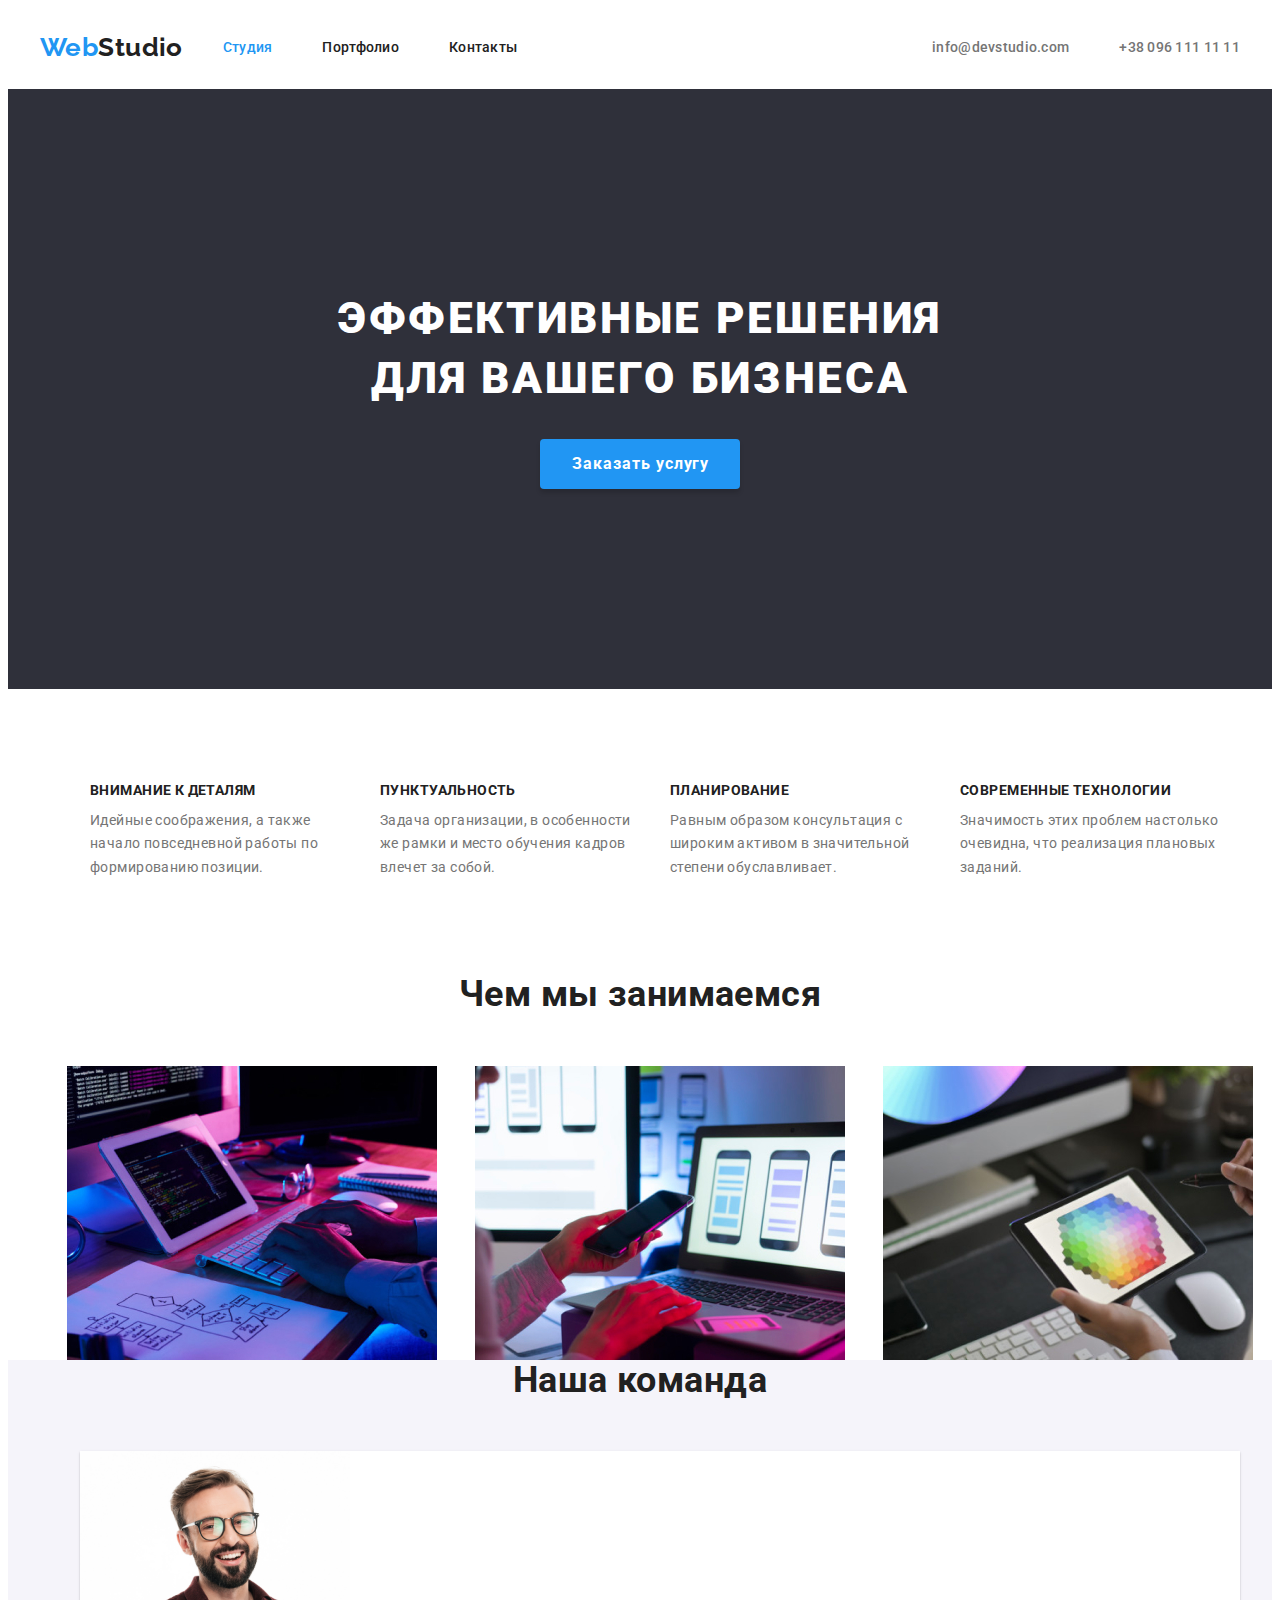
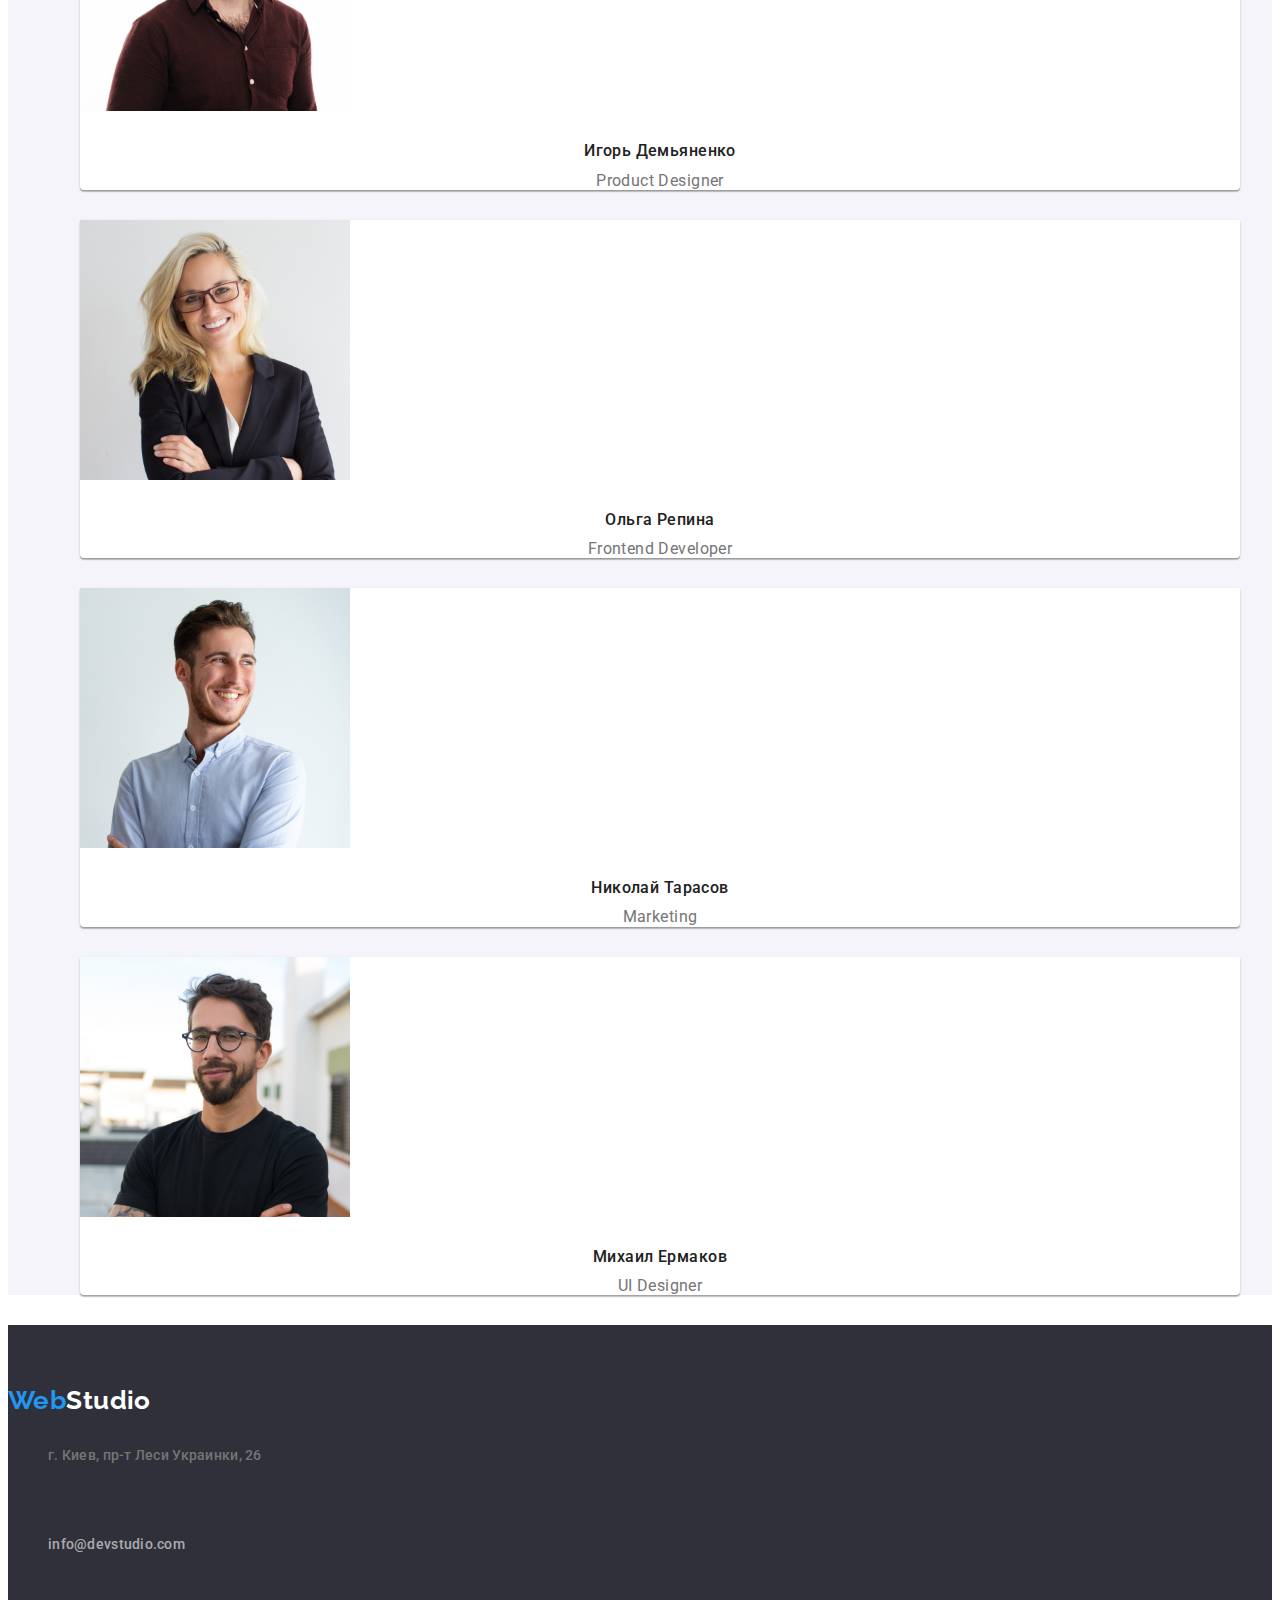
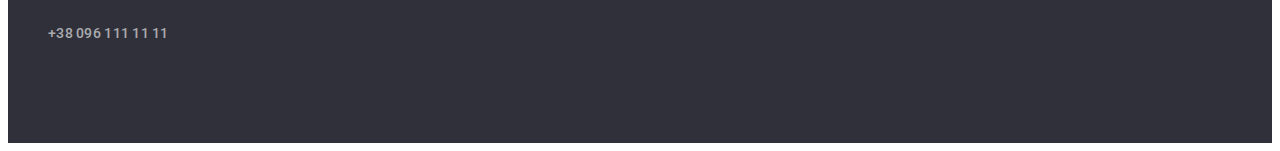
<file: index.html>
<!DOCTYPE html>
<html lang="ru">
  <head>
    <meta charset="UTF-8" />
    <meta http-equiv="X-UA-Compatible" content="IE=edge" />
    <meta name="viewport" content="width=device-width, initial-scale=1.0" />
    <link rel="preconnect" href="https://fonts.googleapis.com" />
    <link rel="preconnect" href="https://fonts.gstatic.com" crossorigin />

    <link
      href="https://fonts.googleapis.com/css2?family=Raleway:wght@700&family=Roboto:wght@400;500;700;900&display=swap"
      rel="stylesheet"
    />

    <link rel="stylesheet" href="./css/styles.css" />
    <title>WebStudio</title>
  </head>

  <body>
    <!--header -->
    <header class="header">
      <div class="container main-nav">
        <nav class="header-nav">
          <a href="./index.html" class="header-logo"><span class="header-span">Web</span>Studio</a>
          <ul class="navigation">
            <li class="navigation-list"><a href="./index.html" class="current">Студия</a></li>
            <li class="navigation-list"><a href="./portfolio.html">Портфолио</a></li>
            <li class="navigation-list"><a href="./index.html">Контакты</a></li>
          </ul>
        </nav>
        <ul class="contacts">
          <li class="contacts-list">
            <a href="mailto:info@devstudio.com" class="contacts-info">info@devstudio.com</a>
          </li>
          <li class="contacts-list">
            <a href="tel:+380961111111" class="contacts-info">+38 096 111 11 11</a>
          </li>
        </ul>
      </div>
    </header>
    <!-- main -->
    <main>
      <section class="hero section">
        <div class="container">
          <h1 class="hero-title">Эффективные решения для вашего бизнеса</h1>
          <button type="button" class="button-hero">Заказать услугу</button>
        </div>
      </section>

      <!-- about -->
      <section class="section">
        <div class="container">
          <h2 hidden class="h2-hidden">About our Studio</h2>
          <ul class="info">
            <li>
              <h3>Внимание к деталям</h3>
              <p>
                Идейные соображения, а также начало повседневной работы по формированию позиции.
              </p>
            </li>
            <li>
              <h3>Пунктуальность</h3>
              <p>
                Задача организации, в особенности же рамки и место обучения кадров влечет за собой.
              </p>
            </li>
            <li>
              <h3>Планирование</h3>
              <p>
                Равным образом консультация с широким активом в значительной степени обуславливает.
              </p>
            </li>
            <li>
              <h3>Современные технологии</h3>
              <p>Значимость этих проблем настолько очевидна, что реализация плановых заданий.</p>
            </li>
          </ul>
        </div>
      </section>

      <!-- Our work -->
      <section class="work">
        <div class="container"></div>
        <h2 class="section-title">Чем мы занимаемся</h2>
        <ul class="about">
          <li>
            <img
              src="./images/Our work/work.jpg"
              alt="Рабочий стол программиста"
              width="370"
              height="294"
            />
          </li>
          <li>
            <img
              src="./images/Our work/work_2.jpg"
              alt="Создание дизайна"
              width="370"
              height="294"
            />
          </li>
          <li>
            <img src="./images/Our work/work_3.jpg" alt="Рабочий стол" width="370" height="294" />
          </li>
        </ul>
      </section>

      <!-- team -->
      <section class="team">
        <div class="container">
          <h2 class="section-title">Наша команда</h2>
          <ul class="team-list">
            <li>
              <img src="./images/Team/man_brown.jpg" alt="Игорь" width="270" height="260" />
              <h3 class="team-title">Игорь Демьяненко</h3>
              <p class="team-description">Product Designer</p>
            </li>
            <li>
              <img src="./images/Team/woman.jpg" alt="Ольга" width="270" height="260" />
              <h3 class="team-title">Ольга Репина</h3>
              <p class="team-description">Frontend Developer</p>
            </li>
            <li>
              <img src="./images/Team/man_blue.jpg" alt="Николай" width="270" height="260" />
              <h3 class="team-title">Николай Тарасов</h3>
              <p class="team-description">Marketing</p>
            </li>
            <li>
              <img src="./images/Team/man_black.jpg" alt="Михаил" width="270" height="260" />
              <h3 class="team-title">Михаил Ермаков</h3>
              <p class="team-description">UI Designer</p>
            </li>
          </ul>
        </div>
      </section>
    </main>

    <!-- footer -->
    <footer id="footer" class="footer-section">
      <div class="container"></div>
      <a href="./index.html" class="footer-logo"><span class="footer-span">Web</span>Studio</a>
      <address>
        <ul class="contacts footer-list">
          <li>
            <a
              href="https://goo.gl/maps/piqngm7oDQpEDh6u6"
              class="adress"
              target="_blank"
              rel="noopener nofollow noreferrer"
              >г. Киев, пр-т Леси Украинки, 26</a
            >
          </li>
          <li class="info-footer">
            <a href="mailto:info@devstudio.com" class="contacts-info"> info@devstudio.com</a>
          </li>
          <li class="info-footer">
            <a href="tel:+380961111111" class="contacts-info"> +38 096 111 11 11</a>
          </li>
        </ul>
      </address>
    </footer>
  </body>
</html>
</file>
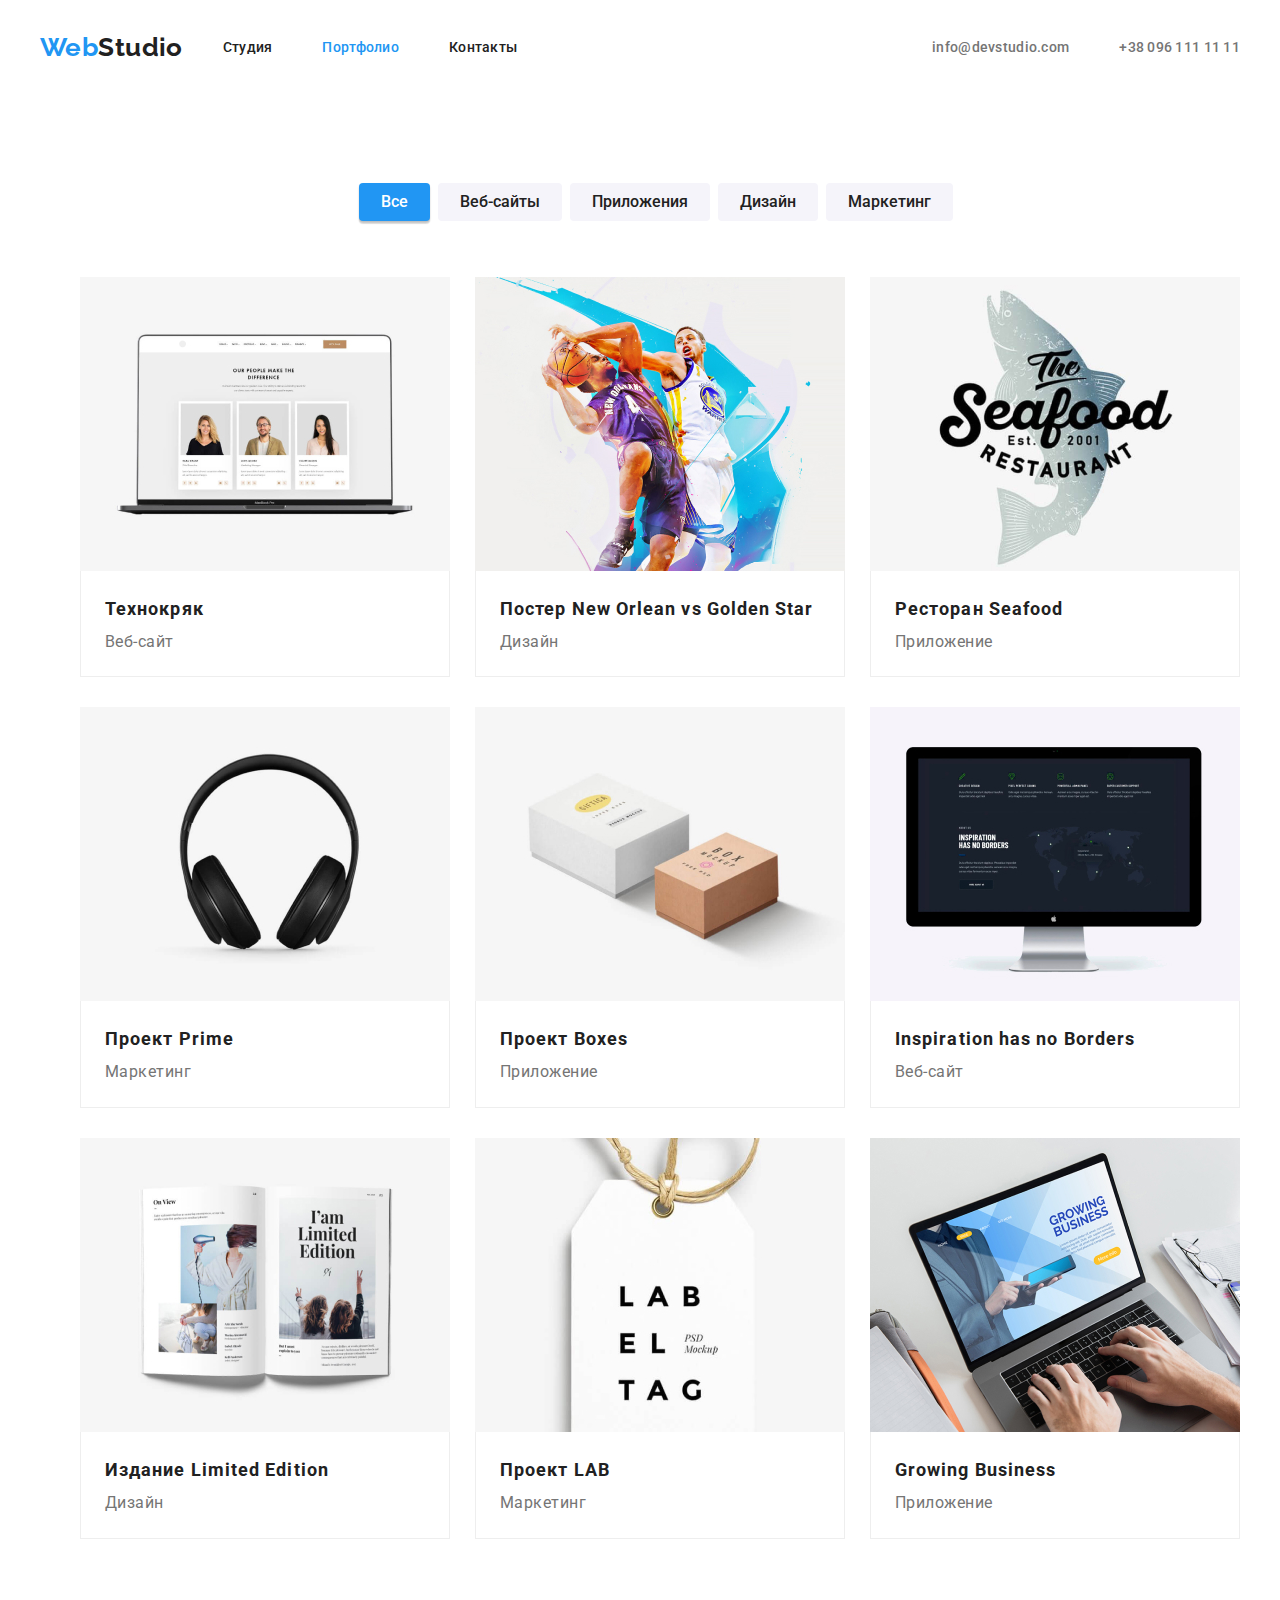
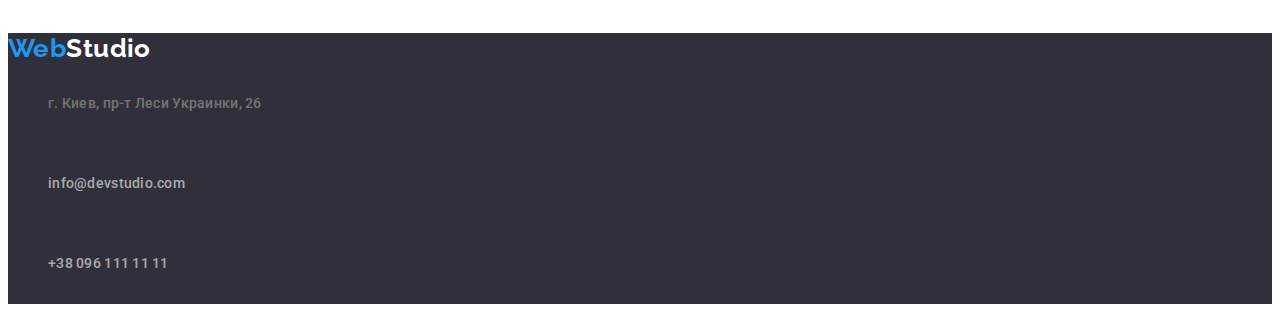
<file: portfolio.html>
<!DOCTYPE html>
<html lang="ru">
  <head>
    <meta charset="UTF-8" />
    <meta http-equiv="X-UA-Compatible" content="IE=edge" />
    <meta name="viewport" content="width=device-width, initial-scale=1.0" />
    <link rel="preconnect" href="https://fonts.googleapis.com" />
    <link rel="preconnect" href="https://fonts.gstatic.com" crossorigin />
    <link
      href="https://fonts.googleapis.com/css2?family=Raleway:wght@700&family=Roboto:wght@400;500;700;900&display=swap"
      rel="stylesheet"
    />

    <link rel="stylesheet" href="./css/styles.css" />
    <title>Portfolio</title>
  </head>
  <body>
    <!-- Header -->
    <header class="header">
      <div class="container main-nav">
        <nav class="header-nav">
          <a href="./index.html" class="header-logo"><span class="header-span">Web</span>Studio</a>
          <ul class="navigation">
            <li class="navigation-list"><a href="./index.html">Студия</a></li>
            <li class="navigation-list">
              <a href="./portfolio.html" class="current">Портфолио</a>
            </li>
            <li class="navigation-list"><a href="./index.html">Контакты</a></li>
          </ul>
        </nav>
        <ul class="contacts">
          <li class="contacts-list">
            <a href="mailto:info@devstudio.com" class="contacts-info">info@devstudio.com</a>
          </li>
          <li class="contacts-list">
            <a href="tel:+380961111111" class="contacts-info">+38 096 111 11 11</a>
          </li>
        </ul>
      </div>
    </header>

    <!-- Main -->
    <main>
      <section class="section">
        <div class="container">
          <h1 hidden class="h1-hidden">Фильтры</h1>
          <ul class="buttons-filter">
            <li>
              <button type="button" class="current">Все</button>
            </li>
            <li>
              <button type="button">Веб-сайты</button>
            </li>
            <li>
              <button type="button">Приложения</button>
            </li>
            <li>
              <button type="button">Дизайн</button>
            </li>
            <li>
              <button type="button">Маркетинг</button>
            </li>
          </ul>
          <ul class="portfolio">
            <li>
              <img src="./images/Category/img.jpg" alt="Ноутбук" width="370" height="294" />
              <div class="portfolio-border">
                <h3 class="portfolio-title">Технокряк</h3>
                <p class="portfolio-description">Веб-сайт</p>
              </div>
            </li>
            <li>
              <img src="./images/Category/img_2.jpg" alt="Игроки NBA" width="370" height="294" />
              <div class="portfolio-border">
                <h3 class="portfolio-title">Постер New Orlean vs Golden Star</h3>
                <p class="portfolio-description">Дизайн</p>
              </div>
            </li>
            <li>
              <img src="./images/Category/img_3.jpg" alt="Логотип" width="370" height="294" />
              <div class="portfolio-border">
                <h3 class="portfolio-title">Ресторан Seafood</h3>
                <p class="portfolio-description">Приложение</p>
              </div>
            </li>
            <li>
              <img src="./images/Category/img_4.jpg" alt="Наушники" width="370" height="294" />
              <div class="portfolio-border">
                <h3 class="portfolio-title">Проект Prime</h3>
                <p class="portfolio-description">Маркетинг</p>
              </div>
            </li>
            <li>
              <img src="./images/Category/img_5.jpg" alt="Коробки" width="370" height="294" />
              <div class="portfolio-border">
                <h3 class="portfolio-title">Проект Boxes</h3>
                <p class="portfolio-description">Приложение</p>
              </div>
            </li>
            <li>
              <img src="./images/Category/img_6.jpg" alt="Монитор" width="370" height="294" />
              <div class="portfolio-border">
                <h3 class="portfolio-title">Inspiration has no Borders</h3>
                <p class="portfolio-description">Веб-сайт</p>
              </div>
            </li>
            <li>
              <img src="./images/Category/img_7.jpg" alt="Книги" width="370" height="294" />
              <div class="portfolio-border">
                <h3 class="portfolio-title">Издание Limited Edition</h3>
                <p class="portfolio-description">Дизайн</p>
              </div>
            </li>
            <li>
              <img src="./images/Category/img_8.jpg" alt="Визитка" width="370" height="294" />
              <div class="portfolio-border">
                <h3 class="portfolio-title">Проект LAB</h3>
                <p class="portfolio-description">Маркетинг</p>
              </div>
            </li>
            <li>
              <img src="./images/Category/img_9.jpg" alt="Рабочий стол" width="370" height="294" />
              <div class="portfolio-border">
                <h3 class="portfolio-title">Growing Business</h3>
                <p class="portfolio-description">Приложение</p>
              </div>
            </li>
          </ul>
        </div>
      </section>
    </main>

    <footer id="footer">
      <a href="./index.html" class="footer-logo"><span class="footer-span">Web</span>Studio</a>
      <address>
        <ul class="contacts">
          <li>
            <a
              href="https://goo.gl/maps/piqngm7oDQpEDh6u6"
              class="adress"
              target="_blank"
              rel="noopener nofollow noreferrer"
              >г. Киев, пр-т Леси Украинки, 26</a
            >
          </li>
          <li class="info_footer">
            <a href="mailto:info@devstudio.com" class="contacts-info"> info@devstudio.com</a>
          </li>
          <li class="info_footer">
            <a href="tel:+380961111111" class="contacts-info"> +38 096 111 11 11</a>
          </li>
        </ul>
      </address>
    </footer>
  </body>
</html>
</file>
<file: css/styles.css>
:root {
  --black: #212121;
  --blue: #2196f3;
  --white: #fff;
  --grey: #757575;
  --primary-font: 'Roboto', sans-serif;
  --secondry-font: 'Verdana', sans-serif;
}

body {
  font-size: 14px;
  font-family: 'Roboto', sans-serif;
  letter-spacing: 0.03em;
  color: var(--black);
  background-color: var(--white);
}
button {
  cursor: pointer;
}

ul {
  list-style-type: none;
}

h1,
h2,
h3,
h4,
h5,
h6,
p,
ul {
  margin: 0;
}

a {
  text-decoration: none;
  padding-left: 0;
  margin: 0;
}

.container {
  width: 1200px;
  padding-left: 15px;
  padding-right: 15px;
  margin-left: auto;
  margin-right: auto;
}

img {
  display: block;
  margin: 0;
  padding: 0;
}

.navigation .current {
  color: var(--blue);
}
.header-logo {
  font-family: 'Raleway';
  font-weight: 700;
  font-size: 26px;
  line-height: 1.2;
  color: var(--black);
}

.footer-logo {
  font-family: 'Raleway';
  font-weight: 700;
  font-size: 26px;
  line-height: 1.2;
  color: var(--white);
}

.header-span {
  color: var(--blue);
}

.footer-span {
  color: var(--blue);
}

/* Navigation */

.navigation > li > a {
  color: var(--black);
  font-weight: 500;
  line-height: 1.14;
  letter-spacing: 0.02em;
  padding-top: 32px;
  padding-bottom: 32px;
  display: block;
}

.navigation > li > a:hover,
.navigation > li > a:focus {
  color: var(--blue);
}

.navigation {
  display: flex;
}

.main-nav {
  display: flex;
  border-bottom: 1px solid transparent;
}

.header-nav {
  display: flex;
  align-items: center;
}
.navigation .navigation-list {
  margin-right: 50px;
}

.navigation .navigation-list:last-child {
  margin-right: 0;
}

/* Contacts */
.contacts {
  display: flex;
  margin-left: auto;
}

.contacts .contacts-list + .contacts-list {
  margin-left: 50px;
}
.contacts > li > a {
  font-weight: 500;
  line-height: 1.14;
  letter-spacing: 0.02em;
  font-style: normal;
  padding-top: 32px;
  padding-bottom: 32px;
  display: block;

  color: var(--grey);
}

header .contacts .contacts-info {
  color: #757575;
}

header .contacts > li > a:hover,
header .contacts > li > a:focus {
  color: var(--blue);
}

footer .contacts .contacts-info {
  color: rgba(255, 255, 255, 0.6);
}

footer .contacts > li > a:hover,
footer .contacts > li > a:focus {
  color: var(--blue);
}

.adress {
  line-height: 1.7;
  color: var(--white);
}

.contacts > li > a:hover,
.contacts > li > a:focus {
  color: var(--white);
}

header {
  background: var(--white);
}

/* Hero */

.section {
  padding-top: 94px;
  padding-bottom: 94px;
}

.section:nth-child(3) {
  padding-top: 0px;
}

.hero.section {
  background: #2f303a;
  padding-top: 200px;
  padding-bottom: 200px;
}

.hero-title {
  font-weight: 900;
  font-size: 44px;
  line-height: 1.36;
  letter-spacing: 0.06em;
  text-transform: uppercase;

  width: 696px;
  text-align: center;
  margin: 0px auto 30px auto;
  color: var(--white);
}
.h1-hidden {
  visibility: hidden;
}

.h2-hidden {
  visibility: hidden;
}

.button-hero {
  display: block;
  min-width: 200px;
  margin-left: auto;
  margin-right: auto;
  padding: 10px 32px;
  white-space: nowrap;
  color: var(--white);
  width: 200px;
  height: 50px;
  font-size: 16px;
  line-height: 1.87;
  letter-spacing: 0.06em;

  background: var(--blue);
  box-shadow: 0px 4px 4px rgba(0, 0, 0, 0.15);
  border: none;
  border-radius: 4px;
  font-family: 'Roboto', sans-serif;
  font-weight: 700;
  align-items: center;
  text-align: center;
}

.button-hero:hover,
.button-hero:focus {
  background: #188ce8;
}

/* .button-text {
  font-weight: 700;
  font-size: 16px;
  line-height: 1.9;
  align-items: center;
  text-align: center;
  letter-spacing: 0.06em;
  color: var(--white);
} */

/* Benefits */

.info {
  display: flex;
  justify-content: space-around;
}
.info > li > h3 {
  font-size: 14px;
  line-height: 1.14;
  text-transform: uppercase;
  color: var(--black);
  margin-bottom: 10px;
  width: 270px;
}
.info > li > p {
  line-height: 1.7;
  color: var(--grey);
  width: 270px;
}

/* Our Work */

.section-title {
  font-size: 36px;
  line-height: 1.16;
  color: var(--black);
  text-align: center;
  margin-bottom: 50px;
}

.about {
  display: flex;
  justify-content: space-around;
}

/* Tean */

.team {
  background: #f5f4fa;
}

.team-list > li {
  box-shadow: 0px 1px 3px rgba(0, 0, 0, 0.12), 0px 1px 1px rgba(0, 0, 0, 0.14),
    0px 2px 1px rgba(0, 0, 0, 0.2);
  border-radius: 0px 0px 4px 4px;
  background: #ffffff;
}

.team-list > li > h3 {
  font-size: 16px;
  font-weight: 500;
  line-height: 1.2;
  color: inherit;
  text-align: center;
  margin-top: 30px;
  margin-bottom: 10px;
}

.team-list > li > p {
  font-size: 16px;
  line-height: 1.2;
  color: var(--grey);
  text-align: center;
  margin-bottom: 30px;
}

/* Footer */

#footer {
  background: #2f303a;
}

#footer .contacts {
  display: block;
}

.adress {
  font-weight: 400;
  line-height: 1.7;
  color: var(--white);
  letter-spacing: 0.03em;
  font-style: normal;
}

#footer .footer-logo {
  margin-bottom: 20px;
}
.footer-list {
  color: rgba(255, 255, 255, 0.6);
  font-size: 14px;
  font-weight: 400;
  line-height: 1.71;
  letter-spacing: 0.03em;
  font-style: normal;
  display: block;
}
.footer-list > li > a {
  margin-bottom: 9px;
}

.footer-list li:last-child {
  margin-bottom: 0;
}

.footer-section {
  padding-top: 60px;
  padding-bottom: 60px;
}

.buttons-filter > li > button {
  font-family: inherit;
  font-size: 16px;
  font-weight: 500;
  line-height: 1.6;
  text-align: center;
  color: var(--black);
  background: #f5f4fa;
  border-radius: 4px;
  font-family: inherit;
  border: none;
  margin-right: 8px;
  margin-bottom: 56px;
  padding: 6px 22px;
}

.buttom-filter:last-child button {
  margin-right: 0;
}

.buttons-filter > li > button:hover,
.buttons-filter > li > button:focus {
  color: var(--white);
  background: var(--blue);
  box-shadow: 0px 3px 1px rgba(0, 0, 0, 0.1), 0px 1px 2px rgba(0, 0, 0, 0.08),
    0px 2px 2px rgba(0, 0, 0, 0.12);
}

.buttons-filter {
  display: flex;
  justify-content: center;
}
.buttons-filter .current {
  color: var(--white);
  background: var(--blue);
  box-shadow: 0px 3px 1px rgba(0, 0, 0, 0.1), 0px 1px 2px rgba(0, 0, 0, 0.08),
    0px 2px 2px rgba(0, 0, 0, 0.12);
}
a {
  text-decoration: none;
}

.portfolio > li > a > h2 {
  font-size: 18px;
  line-height: 2;
  letter-spacing: 0.06em;
  color: inherit;
  margin-bottom: 4px;
}

/* .portfolio > li > p {
  font-size: 16px;
  line-height: 1.8;
  letter-spacing: 0.03em;
  color: var(--grey);
} */

.portfolio-title {
  font-size: 18px;
  line-height: 2;
  letter-spacing: 0.06em;
  color: var(--black);
}

.portfolio-border {
  border: 1px solid #eeeeee;
  border-top: 0;
  padding: 20px 24px 20px 24px;
}

.portfolio > li {
  margin-bottom: 30px;
}

.portfolio > li:nth-last-child(-n + 3) {
  margin-bottom: 0;
}
.portfolio-description {
  font-size: 16px;
  line-height: 1.87;
  letter-spacing: 0.03em;
  color: var(--grey);
}

button {
  cursor: pointer;
}

ul {
  list-style-type: none;
}

.portfolio {
  display: flex;
  flex-wrap: wrap;
  justify-content: space-between;
}
</file>
